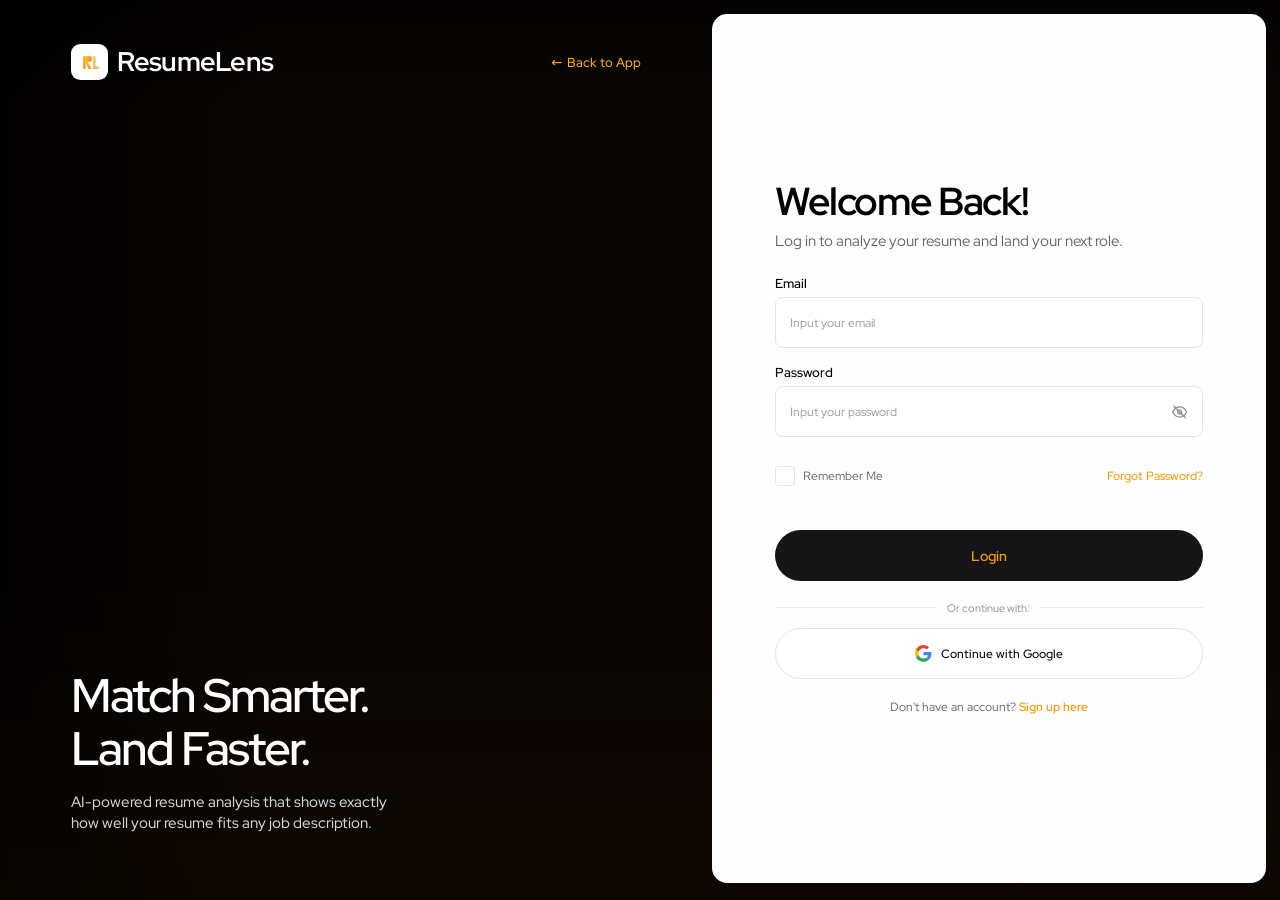
<file: index.html>
<!DOCTYPE html>
<html lang="en">
<head>
<meta charset="UTF-8">
<meta name="viewport" content="width=device-width, initial-scale=1.0">
<title>ResumeLens — Log In</title>
<link rel="preconnect" href="https://fonts.googleapis.com">
<link rel="preconnect" href="https://fonts.gstatic.com" crossorigin>
<link href="https://fonts.googleapis.com/css2?family=Red+Hat+Display:wght@300..900&display=swap" rel="stylesheet">
<link rel="stylesheet" href="shared.css">
<style>
html, body { height: 100%; overflow: hidden; }
body { display: flex; align-items: stretch; height: 100dvh; width: 100vw; }
</style>
</head>
<body>

<div class="auth-bg-plate" role="img" aria-label="Looking up between golden glass skyscrapers at sunset"></div>
<video id="bg-video" class="auth-bg-video"
  src="https://d2ol7oe51mr4n9.cloudfront.net/user_38xzZboKViGWJOttwIXH07lWA1P/197f7e27-faac-4bdc-916c-615ac962bf86.mp4"
  autoplay muted loop playsinline aria-hidden="true"></video>
<div class="auth-shade-left"  aria-hidden="true"></div>
<div class="auth-shade-top"   aria-hidden="true"></div>
<div class="auth-shade-bottom"aria-hidden="true"></div>

<div class="auth-page">

  <!-- ── Hero (left) ── -->
  <section class="auth-hero" aria-label="ResumeLens hero">
    <div class="auth-top-bar">
      <a href="index.html" class="logo" aria-label="ResumeLens home">
        <span class="logo-tile" aria-hidden="true"><svg viewBox="0 0 32 32" fill="none" xmlns="http://www.w3.org/2000/svg" aria-hidden="true">
  <defs>
    <linearGradient id="gLOGIN" x1="0" y1="0" x2="1" y2="1">
      <stop offset="0%" stop-color="#FFC233"/>
      <stop offset="100%" stop-color="#F58A07"/>
    </linearGradient>
  </defs>
  <!-- R: vertical bar + top bump + diagonal leg -->
  <rect x="7" y="7" width="3.5" height="18" rx="1.2" fill="url(#gLOGIN)"/>
  <path d="M10.5 7h5a4 4 0 0 1 0 8h-5V7z" fill="url(#gLOGIN)"/>
  <path d="M13.5 15l5.5 10h-4l-5-10z" fill="url(#gLOGIN)"/>
  <!-- L: vertical bar + bottom shelf -->
  <rect x="21" y="7" width="3.5" height="18" rx="1.2" fill="url(#gLOGIN)" opacity=".72"/>
  <rect x="21" y="21.5" width="8" height="3.5" rx="1.2" fill="url(#gLOGIN)" opacity=".72"/>
</svg></span>
        <span class="logo-wordmark">ResumeLens</span>
      </a>
      <a href="dashboard.html" class="back-link">Back to App</a>
    </div>
    <div class="auth-pitch">
      <h1 class="auth-headline">
        <span class="auth-headline-line"><span class="auth-headline-line-inner">Match Smarter.</span></span>
        <span class="auth-headline-line"><span class="auth-headline-line-inner">Land Faster.</span></span>
      </h1>
      <p class="auth-subline">
        AI-powered resume analysis that shows exactly<br>
        how well your resume fits any job description.
      </p>
    </div>
  </section>

  <!-- ── Card (right) ── -->
  <aside class="auth-card-panel" aria-label="Log-in panel">
    <div class="auth-card">
      <div class="auth-form-wrap">

        <h2 class="card-heading">Welcome Back!</h2>
        <p class="card-sub">Log in to analyze your resume and land your next role.</p>

        <!-- Global error banner -->
        <div id="login-error" style="display:none;margin-top:16px;padding:12px 16px;background:rgba(239,68,68,.08);border:1px solid rgba(239,68,68,.2);border-radius:10px;font-size:14px;color:#991B1B;" role="alert"></div>

        <form class="field-group" id="login-form" novalidate>

          <div class="field">
            <label for="email">Email</label>
            <div class="field-input-wrap">
              <input id="email" type="email" name="email"
                placeholder="Input your email" autocomplete="email" required aria-required="true">
            </div>
            <span class="field-error" id="email-err">Please enter a valid email address.</span>
          </div>

          <div class="field">
            <label for="password">Password</label>
            <div class="field-input-wrap">
              <input id="password" type="password" name="password"
                placeholder="Input your password" autocomplete="current-password"
                required aria-required="true" class="has-eye">
              <button type="button" class="eye-btn" id="eye-toggle"
                aria-label="Show password" aria-pressed="false">
                <svg id="eye-icon" viewBox="0 0 24 24" fill="none" stroke="currentColor"
                  stroke-width="2" stroke-linecap="round" stroke-linejoin="round" aria-hidden="true">
                  <path class="eye-open" d="M1 12s4-8 11-8 11 8 11 8-4 8-11 8-11-8-11-8z"/>
                  <circle class="eye-open" cx="12" cy="12" r="3"/>
                  <line class="eye-slash" x1="3" y1="3" x2="21" y2="21"/>
                </svg>
              </button>
            </div>
            <span class="field-error" id="pw-err">Please enter your password.</span>
          </div>

          <div class="options-row">
            <label class="remember">
              <input type="checkbox" id="remember-me" name="remember">
              <span class="remember-label">Remember Me</span>
            </label>
            <a href="#" class="forgot-link" id="forgot-link">Forgot Password?</a>
          </div>

          <button type="submit" class="primary-btn" id="login-btn" style="margin-top:calc(var(--u)*38)">
            <span id="login-btn-label">Login</span>
            <span id="login-spinner" class="spinner" style="display:none"></span>
          </button>

        </form>

        <div class="divider">Or continue with:</div>

        <button type="button" class="google-btn" id="google-btn" aria-label="Continue with Google">
          <svg viewBox="0 0 48 48" xmlns="http://www.w3.org/2000/svg" aria-hidden="true">
            <path fill="#EA4335" d="M24 9.5c3.54 0 6.71 1.22 9.21 3.6l6.85-6.85C35.9 2.38 30.47 0 24 0 14.62 0 6.51 5.38 2.56 13.22l7.98 6.19C12.43 13.72 17.74 9.5 24 9.5z"/>
            <path fill="#4285F4" d="M46.98 24.55c0-1.57-.15-3.09-.38-4.55H24v9.02h12.94c-.58 2.96-2.26 5.48-4.78 7.18l7.73 6c4.51-4.18 7.09-10.36 7.09-17.65z"/>
            <path fill="#FBBC05" d="M10.53 28.59c-.48-1.45-.76-2.99-.76-4.59s.27-3.14.76-4.59l-7.98-6.19C.92 16.46 0 20.12 0 24c0 3.88.92 7.54 2.56 10.78l7.97-6.19z"/>
            <path fill="#34A853" d="M24 48c6.48 0 11.93-2.13 15.89-5.81l-7.73-6c-2.18 1.48-4.97 2.31-8.16 2.31-6.26 0-11.57-4.22-13.47-9.91l-7.98 6.19C6.51 42.62 14.62 48 24 48z"/>
          </svg>
          Continue with Google
        </button>

        <p class="card-footer">Don't have an account? <a href="signup.html">Sign up here</a></p>

      </div>
    </div>
  </aside>
</div>

<script src="shared.js"></script>
<script>
  // Redirect if already logged in
  Auth.requireGuest();

  initAuthVideo('bg-video');
  initEyeToggle('eye-toggle', 'password');

  const form      = document.getElementById('login-form');
  const emailIn   = document.getElementById('email');
  const pwIn      = document.getElementById('password');
  const errBanner = document.getElementById('login-error');
  const loginBtn  = document.getElementById('login-btn');
  const btnLabel  = document.getElementById('login-btn-label');
  const spinner   = document.getElementById('login-spinner');

  function showErr(msg) {
    errBanner.textContent = msg;
    errBanner.style.display = 'block';
  }
  function hideErr() { errBanner.style.display = 'none'; }

  function setLoading(on) {
    loginBtn.disabled = on;
    btnLabel.style.display = on ? 'none' : '';
    spinner.style.display  = on ? '' : 'none';
  }

  function validateEmail(v) { return /^[^\s@]+@[^\s@]+\.[^\s@]+$/.test(v.trim()); }

  form.addEventListener('submit', async e => {
    e.preventDefault();
    hideErr();
    let valid = true;

    if (!validateEmail(emailIn.value)) {
      document.getElementById('email-err').classList.add('visible');
      emailIn.classList.add('error');
      valid = false;
    } else {
      document.getElementById('email-err').classList.remove('visible');
      emailIn.classList.remove('error');
    }

    if (!pwIn.value) {
      document.getElementById('pw-err').classList.add('visible');
      pwIn.classList.add('error');
      valid = false;
    } else {
      document.getElementById('pw-err').classList.remove('visible');
      pwIn.classList.remove('error');
    }

    if (!valid) return;
    setLoading(true);

    // Small delay for UX feel
    await new Promise(r => setTimeout(r, 600));

    const result = Auth.login({
      email: emailIn.value.trim(),
      password: pwIn.value,
      remember: document.getElementById('remember-me').checked
    });

    if (result.ok) {
      window.location.href = 'dashboard.html';
    } else {
      setLoading(false);
      showErr(result.error);
    }
  });

  // Google btn: demo sign-in with a demo account
  document.getElementById('google-btn').addEventListener('click', () => {
    showToast('Google Sign-In requires OAuth configuration. Use email/password for this demo.', 'warn', 4000);
  });

  document.getElementById('forgot-link').addEventListener('click', e => {
    e.preventDefault();
    showToast('Password reset: check the email you registered with, or create a new account.', '', 4500);
  });
</script>
</body>
</html>
</file>
<file: shared.css>
/* ═══════════════════════════════════════════════════════════
   CUTORA — Shared Design System
   Used by every page in the application.
   ═══════════════════════════════════════════════════════════ */

/* ─── Reset ─────────────────────────────────────────────── */
*, *::before, *::after { box-sizing: border-box; margin: 0; padding: 0; }
html { height: 100%; }
body {
  font-family: 'Red Hat Display', 'General Sans', system-ui, sans-serif;
  min-height: 100%;
  background: #0a0604;
  color: #000;
}

/* ─── Scale unit (auth pages) ────────────────────────────── */
:root {
  --u: max(.62px, min(calc(100vw / 1672), calc(100dvh / 941)));

  /* Colour tokens */
  --ink:        #000;
  --secondary:  #5F636B;
  --muted:      #898D94;
  --placeholder:#95999F;
  --line1:      #E2E4E7;
  --line2:      #E9EAEC;
  --card:       #FEFEFE;
  --btn:        #161515;
  --amber:      #F59A08;
  --amber-lt:   #FBAE05;
  --amber-dark: #D4850A;
  --amber-bg:   rgba(245,154,8,.08);
  --amber-grad: linear-gradient(135deg, #FFC233, #F58A07);

  /* Dashboard surface tokens */
  --bg:         #0C0A08;
  --surface:    #FEFEFE;
  --surface-2:  #F9F9F7;
  --border:     #E2E4E7;
  --success:    #22C55E;
  --warn:       #F59E0B;
  --danger:     #EF4444;
  --info:       #3B82F6;

  /* Sidebar */
  --sidebar-w:  260px;
  --topbar-h:   64px;
}

/* ─── Background plate (auth pages) ─────────────────────── */
.auth-bg-plate {
  position: fixed; inset: 0;
  background:
    url('https://d2ol7oe51mr4n9.cloudfront.net/user_38xzZboKViGWJOttwIXH07lWA1P/e781b542-a83d-4cf2-a66a-44085485865d.jpg')
    center center / cover no-repeat;
  z-index: 0;
}
.auth-bg-video {
  position: fixed; inset: 0;
  width: 100%; height: 100%;
  object-fit: cover; object-position: center;
  z-index: 1; opacity: 0; transition: opacity .8s ease;
}
.auth-bg-video.ready { opacity: 1; }
.auth-shade-left {
  position: fixed; inset: 0; z-index: 2; pointer-events: none;
  background: linear-gradient(to right, rgba(0,0,0,.72) 0, rgba(0,0,0,.45) calc(var(--u)*150), transparent calc(var(--u)*340));
}
.auth-shade-top {
  position: fixed; inset: 0; z-index: 2; pointer-events: none;
  background: linear-gradient(to bottom, rgba(0,0,0,.55) 0, transparent calc(var(--u)*140));
}
.auth-shade-bottom {
  position: fixed; inset: 0; z-index: 2; pointer-events: none;
  background: linear-gradient(to top, rgba(20,10,0,.38) 0, transparent calc(var(--u)*420));
}

/* ─── Auth two-column layout ─────────────────────────────── */
.auth-page {
  position: relative; z-index: 3;
  display: flex; flex-direction: row;
  width: 100%; height: 100dvh; align-items: stretch;
}
.auth-hero {
  flex: 1; position: relative;
  display: flex; flex-direction: column;
  justify-content: space-between; min-width: 0;
}
.auth-top-bar {
  position: absolute;
  top: calc(var(--u)*57); left: calc(var(--u)*92.5); right: calc(var(--u)*92.5);
  display: flex; align-items: center; justify-content: space-between;
}
.auth-pitch {
  position: absolute;
  bottom: calc(var(--u)*88); left: calc(var(--u)*92.5); right: calc(var(--u)*60);
}
.auth-headline {
  color: #fff; font-size: calc(var(--u)*62); font-weight: 600;
  line-height: calc(var(--u)*70); letter-spacing: calc(var(--u)*-2.6);
}
.auth-headline-line { display: block; overflow: hidden; }
.auth-headline-line-inner { display: block; }
.auth-subline {
  color: rgba(255,255,255,.84); font-size: calc(var(--u)*20); font-weight: 460;
  line-height: calc(var(--u)*27.5); margin-top: calc(var(--u)*19);
}
.auth-card-panel {
  width: calc(var(--u)*742.4); flex-shrink: 0;
  padding-top: calc(var(--u)*18); padding-right: calc(var(--u)*18); padding-bottom: calc(var(--u)*22.5);
}
.auth-card {
  background: var(--card); border-radius: calc(var(--u)*20);
  height: 100%; display: flex; align-items: center; justify-content: center;
  overflow: hidden auto;
}
.auth-form-wrap { width: calc(var(--u)*559); padding: calc(var(--u)*20) 0; }

/* ─── Logo (shared) ──────────────────────────────────────── */
.logo {
  display: flex; align-items: center; gap: calc(var(--u)*13); text-decoration: none;
}
.logo-tile {
  width: calc(var(--u)*48); height: calc(var(--u)*48);
  border-radius: calc(var(--u)*12); background: #fff;
  display: flex; align-items: center; justify-content: center; flex-shrink: 0;
}
.logo-tile svg { width: calc(var(--u)*30); height: calc(var(--u)*30); }
.logo-wordmark {
  color: #fff; font-size: calc(var(--u)*35.5); font-weight: 680;
  letter-spacing: calc(var(--u)*-0.95); line-height: 1;
}
.logo-wordmark.dark { color: var(--ink); }

/* Smaller logo variant for sidebar / topbar */
.logo-sm { gap: 10px; }
.logo-sm .logo-tile { width: 36px; height: 36px; border-radius: 9px; }
.logo-sm .logo-tile svg { width: 22px; height: 22px; }
.logo-sm .logo-wordmark { font-size: 22px; letter-spacing: -.6px; }

.back-link {
  color: var(--amber-lt); font-size: calc(var(--u)*17.4); font-weight: 520;
  text-decoration: none; display: flex; align-items: center; gap: calc(var(--u)*6);
  transition: opacity .2s;
}
.back-link:hover { opacity: .78; }
.back-link::before { content: '←'; }

/* ─── Form primitives (shared across auth pages) ─────────── */
.card-heading { font-size: calc(var(--u)*50.6); font-weight: 660; letter-spacing: calc(var(--u)*-1.9); color: var(--ink); line-height: 1.05; }
.card-sub { font-size: calc(var(--u)*19); color: var(--secondary); margin-top: calc(var(--u)*10); line-height: 1.45; font-weight: 400; }

.field-group { margin-top: calc(var(--u)*30); display: flex; flex-direction: column; gap: calc(var(--u)*20); }
.field { display: flex; flex-direction: column; gap: calc(var(--u)*7); }
.field label { font-size: calc(var(--u)*17.4); font-weight: 560; color: var(--ink); }
.field-input-wrap { position: relative; }

.field input[type="text"],
.field input[type="email"],
.field input[type="password"] {
  width: 100%; height: calc(var(--u)*66);
  border-radius: calc(var(--u)*10); border: calc(var(--u)*1) solid var(--line1);
  background: #fff; font-family: inherit; font-size: calc(var(--u)*16);
  color: var(--ink); padding: 0 calc(var(--u)*18); outline: none;
  transition: border-color .2s; -webkit-appearance: none;
}
.field input::placeholder { color: var(--placeholder); }
.field input:focus { border-color: var(--amber); box-shadow: 0 0 0 calc(var(--u)*3) rgba(245,154,8,.12); }
.field input.has-eye { padding-right: calc(var(--u)*52); }
.field input.error { border-color: var(--danger); box-shadow: 0 0 0 calc(var(--u)*3) rgba(239,68,68,.1); }

.field-error {
  font-size: calc(var(--u)*13.5); color: var(--danger); margin-top: calc(var(--u)*4);
  display: none;
}
.field-error.visible { display: block; }

.eye-btn {
  position: absolute; right: calc(var(--u)*16); top: 50%; transform: translateY(-50%);
  background: none; border: none; cursor: pointer; padding: calc(var(--u)*4);
  color: var(--muted); display: flex; align-items: center; justify-content: center; transition: color .2s;
}
.eye-btn:hover { color: var(--ink); }
.eye-btn svg { width: calc(var(--u)*20); height: calc(var(--u)*20); }

.options-row { display: flex; align-items: center; justify-content: space-between; margin-top: calc(var(--u)*18); }

.remember { display: flex; align-items: center; gap: calc(var(--u)*10); cursor: pointer; user-select: none; }
.remember input[type="checkbox"] {
  appearance: none; -webkit-appearance: none;
  width: calc(var(--u)*26); height: calc(var(--u)*26);
  border: calc(var(--u)*1.5) solid var(--line1); border-radius: calc(var(--u)*5);
  background: #fff; cursor: pointer; display: grid; place-items: center; flex-shrink: 0;
  transition: background .18s, border-color .18s;
}
.remember input[type="checkbox"]:checked { background: var(--ink); border-color: var(--ink); }
.remember input[type="checkbox"]:checked::after {
  content: ''; display: block; width: calc(var(--u)*13); height: calc(var(--u)*8);
  border-left: calc(var(--u)*2.5) solid #fff; border-bottom: calc(var(--u)*2.5) solid #fff;
  transform: translateY(calc(var(--u)*-1)) rotate(-45deg);
}
.remember-label { font-size: calc(var(--u)*16); color: var(--secondary); }

.forgot-link { font-size: calc(var(--u)*16); color: var(--amber); font-weight: 520; text-decoration: none; transition: opacity .2s; }
.forgot-link:hover { opacity: .75; }

.primary-btn {
  width: 100%; height: calc(var(--u)*66); border-radius: 999px;
  background: var(--btn); border: none; cursor: pointer;
  font-family: inherit; font-size: calc(var(--u)*18); font-weight: 600;
  color: var(--amber); letter-spacing: .01em;
  transition: background .22s, box-shadow .22s, opacity .2s;
  display: flex; align-items: center; justify-content: center; gap: 10px;
}
.primary-btn:hover:not(:disabled) { background: #000; box-shadow: 0 calc(var(--u)*8) calc(var(--u)*28) rgba(0,0,0,.32); }
.primary-btn:disabled { opacity: .55; cursor: not-allowed; }

.divider {
  display: flex; align-items: center; gap: calc(var(--u)*14);
  margin-top: calc(var(--u)*26); color: var(--muted); font-size: calc(var(--u)*14.5);
}
.divider::before, .divider::after { content: ''; flex: 1; height: 1px; background: var(--line2); }

.google-btn {
  margin-top: calc(var(--u)*18); width: 100%; height: calc(var(--u)*66);
  border-radius: 999px; background: #fff; border: calc(var(--u)*1) solid var(--line1);
  cursor: pointer; font-family: inherit; font-size: calc(var(--u)*16); font-weight: 520; color: var(--ink);
  display: flex; align-items: center; justify-content: center; gap: calc(var(--u)*12);
  transition: background .2s, box-shadow .2s;
}
.google-btn:hover { background: #f8f8f8; box-shadow: 0 calc(var(--u)*3) calc(var(--u)*12) rgba(0,0,0,.08); }
.google-btn svg { width: calc(var(--u)*22); height: calc(var(--u)*22); flex-shrink: 0; }

.card-footer { margin-top: calc(var(--u)*26); text-align: center; font-size: calc(var(--u)*15.5); color: var(--secondary); }
.card-footer a { color: var(--amber); font-weight: 600; text-decoration: none; }
.card-footer a:hover { text-decoration: underline; }

/* ─── Toast / alert banner ───────────────────────────────── */
.toast {
  position: fixed; top: 24px; left: 50%; transform: translateX(-50%) translateY(-8px);
  background: var(--btn); color: #fff;
  padding: 12px 24px; border-radius: 99px;
  font-size: 14px; font-weight: 500;
  box-shadow: 0 4px 20px rgba(0,0,0,.3);
  z-index: 9999; opacity: 0;
  transition: opacity .25s, transform .25s;
  pointer-events: none;
  white-space: nowrap;
}
.toast.show { opacity: 1; transform: translateX(-50%) translateY(0); }
.toast.success { background: #166534; }
.toast.error   { background: #991B1B; }
.toast.warn    { background: #92400E; }

/* ─── Auth entrance animations ───────────────────────────── */
.logo        { animation: fadeUp .5s ease both; animation-delay: .05s; }
.back-link   { animation: fadeUp .5s ease both; animation-delay: .12s; }
.auth-card   { animation: cardIn .7s cubic-bezier(.22,.84,.36,1) both; animation-delay: .08s; }
.auth-headline-line:nth-child(1) .auth-headline-line-inner { animation: wipeUp .55s cubic-bezier(.4,0,.2,1) both; animation-delay: .28s; }
.auth-headline-line:nth-child(2) .auth-headline-line-inner { animation: wipeUp .55s cubic-bezier(.4,0,.2,1) both; animation-delay: .38s; }
.auth-subline { animation: fadeUp .5s  ease both; animation-delay: .52s; }
.card-heading { animation: fadeUp .45s ease both; animation-delay: .18s; }
.card-sub     { animation: fadeUp .45s ease both; animation-delay: .24s; }
.field-group  { animation: fadeUp .45s ease both; animation-delay: .32s; }
.options-row  { animation: fadeUp .4s  ease both; animation-delay: .40s; }
.primary-btn  { animation: fadeUp .4s  ease both; animation-delay: .48s; }
.divider      { animation: fadeUp .38s ease both; animation-delay: .56s; }
.google-btn   { animation: fadeUp .38s ease both; animation-delay: .62s; }
.card-footer  { animation: fadeUp .36s ease both; animation-delay: .68s; }

@keyframes fadeUp {
  from { opacity: 0; transform: translateY(calc(var(--u)*18)); }
  to   { opacity: 1; transform: none; }
}
@keyframes wipeUp {
  from { transform: translateY(110%); }
  to   { transform: none; }
}
@keyframes cardIn {
  from { opacity: 0; transform: translateY(calc(var(--u)*22)) scale(.99); }
  to   { opacity: 1; transform: none; }
}

/* ─── Dashboard layout ───────────────────────────────────── */
body.app-body {
  display: flex; min-height: 100vh;
  background: #F4F4F2; overflow: hidden;
}

/* Sidebar */
.sidebar {
  width: var(--sidebar-w); flex-shrink: 0;
  background: var(--btn); color: #fff;
  display: flex; flex-direction: column;
  height: 100vh; position: sticky; top: 0;
  overflow: hidden;
  transition: width .3s cubic-bezier(.4,0,.2,1);
}
.sidebar-header {
  padding: 20px 18px 16px;
  border-bottom: 1px solid rgba(255,255,255,.08);
}
.sidebar-nav {
  flex: 1; padding: 12px 10px; overflow-y: auto;
  display: flex; flex-direction: column; gap: 2px;
}
.nav-item {
  display: flex; align-items: center; gap: 12px;
  padding: 11px 14px; border-radius: 10px;
  color: rgba(255,255,255,.65); font-size: 14.5px; font-weight: 500;
  text-decoration: none; cursor: pointer; border: none; background: none;
  width: 100%; text-align: left;
  transition: background .18s, color .18s;
}
.nav-item svg { width: 18px; height: 18px; flex-shrink: 0; }
.nav-item:hover { background: rgba(255,255,255,.07); color: rgba(255,255,255,.9); }
.nav-item.active { background: var(--amber); color: #000; font-weight: 600; }
.nav-item.active svg { color: #000; }
.nav-section {
  font-size: 10.5px; font-weight: 700; letter-spacing: .08em; text-transform: uppercase;
  color: rgba(255,255,255,.3); padding: 14px 14px 6px; margin-top: 6px;
}
.sidebar-footer {
  padding: 14px 10px;
  border-top: 1px solid rgba(255,255,255,.08);
}

/* App main content */
.app-main {
  flex: 1; min-width: 0;
  display: flex; flex-direction: column;
  height: 100vh; overflow: hidden;
}

/* Top bar */
.app-topbar {
  height: var(--topbar-h); flex-shrink: 0;
  background: #fff;
  border-bottom: 1px solid var(--border);
  display: flex; align-items: center; justify-content: space-between;
  padding: 0 28px;
  gap: 16px;
}
.topbar-title { font-size: 18px; font-weight: 660; letter-spacing: -.4px; color: var(--ink); }
.topbar-right { display: flex; align-items: center; gap: 12px; }

.avatar-btn {
  width: 38px; height: 38px; border-radius: 50%;
  background: var(--amber); color: #000;
  border: none; cursor: pointer; font-family: inherit;
  font-size: 15px; font-weight: 700;
  display: flex; align-items: center; justify-content: center;
  flex-shrink: 0;
  transition: box-shadow .2s;
}
.avatar-btn:hover { box-shadow: 0 0 0 3px rgba(245,154,8,.3); }

/* Scrollable content area */
.app-content {
  flex: 1; overflow-y: auto; overflow-x: hidden;
  padding: 28px;
  display: flex; flex-direction: column; gap: 24px;
}

/* ─── App cards ──────────────────────────────────────────── */
.app-card {
  background: #fff; border-radius: 16px;
  border: 1px solid var(--border);
  padding: 24px;
}
.app-card-sm { padding: 18px 20px; }

.app-card-title { font-size: 16px; font-weight: 660; color: var(--ink); letter-spacing: -.3px; }
.app-card-sub   { font-size: 13.5px; color: var(--secondary); margin-top: 4px; }

/* ─── App buttons ────────────────────────────────────────── */
.btn {
  display: inline-flex; align-items: center; justify-content: center; gap: 8px;
  padding: 0 20px; height: 44px; border-radius: 99px;
  font-family: inherit; font-size: 14.5px; font-weight: 580; cursor: pointer;
  border: none; text-decoration: none;
  transition: background .2s, box-shadow .2s, opacity .2s;
}
.btn:disabled { opacity: .5; cursor: not-allowed; }
.btn svg { width: 16px; height: 16px; flex-shrink: 0; }

.btn-primary { background: var(--btn); color: var(--amber); }
.btn-primary:hover:not(:disabled) { background: #000; box-shadow: 0 4px 16px rgba(0,0,0,.22); }

.btn-amber { background: var(--amber); color: #000; font-weight: 640; }
.btn-amber:hover:not(:disabled) { background: var(--amber-dark); box-shadow: 0 4px 16px rgba(245,154,8,.28); }

.btn-outline { background: transparent; color: var(--ink); border: 1.5px solid var(--border); }
.btn-outline:hover:not(:disabled) { background: var(--surface-2); border-color: #ccc; }

.btn-ghost { background: transparent; color: var(--secondary); }
.btn-ghost:hover:not(:disabled) { background: var(--surface-2); color: var(--ink); }

.btn-danger { background: transparent; color: var(--danger); border: 1.5px solid #fca5a5; }
.btn-danger:hover:not(:disabled) { background: #fef2f2; }

.btn-lg { height: 52px; font-size: 16px; padding: 0 28px; }
.btn-sm { height: 34px; font-size: 13px; padding: 0 14px; }
.btn-full { width: 100%; }

/* ─── Spinner ────────────────────────────────────────────── */
.spinner {
  width: 18px; height: 18px;
  border: 2.5px solid rgba(255,255,255,.3);
  border-top-color: currentColor;
  border-radius: 50%;
  animation: spin .7s linear infinite;
  flex-shrink: 0;
}
.spinner.dark { border-color: rgba(0,0,0,.15); border-top-color: var(--ink); }
@keyframes spin { to { transform: rotate(360deg); } }

/* ─── Badge / chip ───────────────────────────────────────── */
.badge {
  display: inline-flex; align-items: center; gap: 5px;
  padding: 4px 11px; border-radius: 99px;
  font-size: 12.5px; font-weight: 560; line-height: 1;
}
.badge-amber  { background: var(--amber-bg); color: var(--amber-dark); border: 1px solid rgba(245,154,8,.2); }
.badge-green  { background: rgba(34,197,94,.08); color: #166534; border: 1px solid rgba(34,197,94,.2); }
.badge-red    { background: rgba(239,68,68,.08); color: #991B1B; border: 1px solid rgba(239,68,68,.2); }
.badge-blue   { background: rgba(59,130,246,.08); color: #1E40AF; border: 1px solid rgba(59,130,246,.2); }
.badge-gray   { background: rgba(0,0,0,.05); color: var(--secondary); border: 1px solid var(--border); }

/* ─── Progress ring (SVG) ────────────────────────────────── */
.progress-ring-wrap { position: relative; display: inline-flex; align-items: center; justify-content: center; }
.progress-ring-wrap .ring-label {
  position: absolute; text-align: center;
}
.ring-label .score-num { font-size: 42px; font-weight: 780; letter-spacing: -1.5px; line-height: 1; color: var(--ink); }
.ring-label .score-pct { font-size: 18px; font-weight: 500; color: var(--secondary); }

/* ─── App form inputs ────────────────────────────────────── */
.app-input {
  width: 100%; height: 48px;
  border: 1.5px solid var(--border); border-radius: 10px;
  background: #fff; font-family: inherit; font-size: 15px; color: var(--ink);
  padding: 0 16px; outline: none;
  transition: border-color .2s;
}
.app-input::placeholder { color: var(--placeholder); }
.app-input:focus { border-color: var(--amber); box-shadow: 0 0 0 3px rgba(245,154,8,.1); }
.app-input.error { border-color: var(--danger); }

.app-label {
  display: block; font-size: 14px; font-weight: 560; color: var(--ink); margin-bottom: 7px;
}

.app-textarea {
  width: 100%; min-height: 180px;
  border: 1.5px solid var(--border); border-radius: 10px;
  background: #fff; font-family: inherit; font-size: 14.5px; color: var(--ink);
  padding: 14px 16px; outline: none; resize: vertical;
  transition: border-color .2s; line-height: 1.6;
}
.app-textarea::placeholder { color: var(--placeholder); }
.app-textarea:focus { border-color: var(--amber); box-shadow: 0 0 0 3px rgba(245,154,8,.1); }
.app-textarea.error { border-color: var(--danger); }

/* ─── File drop zone ─────────────────────────────────────── */
.drop-zone {
  border: 2px dashed var(--border); border-radius: 14px;
  background: var(--surface-2); padding: 36px 24px;
  text-align: center; cursor: pointer;
  transition: border-color .2s, background .2s;
  position: relative;
}
.drop-zone:hover, .drop-zone.drag-over {
  border-color: var(--amber); background: var(--amber-bg);
}
.drop-zone input[type="file"] {
  position: absolute; inset: 0; opacity: 0; cursor: pointer; width: 100%; height: 100%;
}
.drop-zone-icon { font-size: 36px; margin-bottom: 10px; }
.drop-zone-text { font-size: 15px; font-weight: 560; color: var(--ink); }
.drop-zone-hint { font-size: 13px; color: var(--muted); margin-top: 5px; }

/* ─── Score bar ──────────────────────────────────────────── */
.score-bar-track {
  height: 8px; background: var(--line2); border-radius: 99px; overflow: hidden;
}
.score-bar-fill {
  height: 100%; border-radius: 99px;
  background: linear-gradient(90deg, var(--amber) 0%, #FFC233 100%);
  transition: width 1s cubic-bezier(.4,0,.2,1);
}

/* ─── Stat card ──────────────────────────────────────────── */
.stat-card {
  background: #fff; border-radius: 14px; border: 1px solid var(--border);
  padding: 20px 22px; display: flex; flex-direction: column; gap: 6px;
}
.stat-label { font-size: 12.5px; font-weight: 560; color: var(--muted); text-transform: uppercase; letter-spacing: .07em; }
.stat-value { font-size: 30px; font-weight: 760; color: var(--ink); letter-spacing: -1px; line-height: 1; }
.stat-sub   { font-size: 13px; color: var(--secondary); }
.stat-icon  { font-size: 22px; margin-bottom: 4px; }

/* ─── Section headings (app) ─────────────────────────────── */
.section-title { font-size: 20px; font-weight: 660; color: var(--ink); letter-spacing: -.4px; }
.section-sub   { font-size: 14px; color: var(--secondary); margin-top: 4px; }

/* ─── Table ──────────────────────────────────────────────── */
.app-table { width: 100%; border-collapse: collapse; }
.app-table th {
  text-align: left; font-size: 12px; font-weight: 640; color: var(--muted);
  text-transform: uppercase; letter-spacing: .06em;
  padding: 0 12px 10px; border-bottom: 1px solid var(--border);
}
.app-table td {
  padding: 14px 12px; font-size: 14px; color: var(--ink);
  border-bottom: 1px solid var(--surface-2);
  vertical-align: middle;
}
.app-table tr:last-child td { border-bottom: none; }
.app-table tr:hover td { background: var(--surface-2); }

/* ─── Empty state ────────────────────────────────────────── */
.empty-state {
  display: flex; flex-direction: column; align-items: center; justify-content: center;
  padding: 60px 24px; text-align: center; gap: 14px;
}
.empty-state-icon { font-size: 48px; opacity: .4; }
.empty-state-title { font-size: 17px; font-weight: 640; color: var(--ink); }
.empty-state-text  { font-size: 14px; color: var(--secondary); max-width: 320px; line-height: 1.55; }

/* ─── ATS check item ─────────────────────────────────────── */
.ats-item {
  display: flex; align-items: flex-start; gap: 12px;
  padding: 12px 0; border-bottom: 1px solid var(--surface-2);
}
.ats-item:last-child { border-bottom: none; }
.ats-icon { width: 22px; height: 22px; border-radius: 50%; flex-shrink: 0; margin-top: 1px;
  display: flex; align-items: center; justify-content: center; font-size: 12px; }
.ats-icon.pass { background: rgba(34,197,94,.15); color: #16a34a; }
.ats-icon.fail { background: rgba(239,68,68,.12); color: #dc2626; }
.ats-icon.warn { background: rgba(245,158,11,.12); color: #d97706; }
.ats-text strong { font-size: 14px; font-weight: 580; color: var(--ink); display: block; }
.ats-text span   { font-size: 13px; color: var(--secondary); line-height: 1.5; }

/* ─── Suggestion item ────────────────────────────────────── */
.suggestion-item {
  display: flex; gap: 14px; padding: 14px 0;
  border-bottom: 1px solid var(--surface-2);
}
.suggestion-item:last-child { border-bottom: none; }
.suggestion-num {
  width: 26px; height: 26px; border-radius: 50%; background: var(--amber-bg);
  color: var(--amber-dark); font-size: 12px; font-weight: 700;
  display: flex; align-items: center; justify-content: center; flex-shrink: 0; margin-top: 1px;
}
.suggestion-text { font-size: 14px; color: var(--secondary); line-height: 1.6; }
.suggestion-text strong { color: var(--ink); font-weight: 580; }

/* ─── Responsive (auth pages) ───────────────────────────── */
@media (prefers-reduced-motion: reduce) {
  *, *::before, *::after { animation: none !important; transition-duration: .01ms !important; }
  .auth-bg-video { display: none; }
}

@media (max-width: 768px) and (orientation: portrait), (max-width: 480px) {
  :root { --u: max(.62px, min(calc(100vw / 390), calc(100dvh / 844))); }
  body:not(.app-body) { overflow: auto; }
  .auth-shade-left, .auth-shade-top { display: none; }
  .auth-shade-bottom { background: linear-gradient(to top, rgba(0,0,0,.65) 0, transparent calc(var(--u)*300)); }
  .auth-page { flex-direction: column; height: auto; min-height: 100dvh; }
  .auth-hero { min-height: calc(var(--u)*380); height: calc(var(--u)*380); flex-shrink: 0; }
  .auth-top-bar { top: calc(var(--u)*40); left: calc(var(--u)*24); right: calc(var(--u)*24); }
  .auth-pitch { bottom: calc(var(--u)*40); left: calc(var(--u)*24); right: calc(var(--u)*24); }
  .auth-headline { font-size: calc(var(--u)*36); line-height: calc(var(--u)*42); letter-spacing: calc(var(--u)*-1.4); }
  .auth-subline { display: none; }
  .auth-card-panel { width: 100%; padding: 0; flex: 1; }
  .auth-card { border-radius: calc(var(--u)*24) calc(var(--u)*24) 0 0; min-height: calc(var(--u)*520); }
  .auth-form-wrap { width: 90%; padding: calc(var(--u)*32) 0 calc(var(--u)*40); }
  .card-heading { font-size: calc(var(--u)*32); letter-spacing: calc(var(--u)*-1.2); }
}

@media (max-height: 500px) and (orientation: landscape) {
  :root { --u: max(.62px, min(calc(100vw / 700), calc(100dvh / 390))); }
  body:not(.app-body) { overflow: hidden; }
  .auth-page { flex-direction: row; height: 100dvh; }
  .auth-hero { flex: 1; }
  .auth-top-bar { top: calc(var(--u)*20); left: calc(var(--u)*28); right: calc(var(--u)*28); }
  .auth-pitch { bottom: calc(var(--u)*28); left: calc(var(--u)*28); right: calc(var(--u)*20); }
  .auth-headline { font-size: calc(var(--u)*26); line-height: calc(var(--u)*32); letter-spacing: calc(var(--u)*-1); }
  .auth-subline { display: none; }
  .auth-card-panel { width: calc(var(--u)*380); padding: calc(var(--u)*10); }
  .auth-card { border-radius: calc(var(--u)*14); }
  .card-heading { font-size: calc(var(--u)*26); letter-spacing: calc(var(--u)*-1); }
  .card-sub, .divider, .google-btn, .card-footer { display: none; }
  .field-group { gap: calc(var(--u)*12); margin-top: calc(var(--u)*14); }
  .field input { height: calc(var(--u)*46); }
  .primary-btn { height: calc(var(--u)*46); margin-top: calc(var(--u)*16); }
  .options-row { margin-top: calc(var(--u)*10); }
  .auth-form-wrap { padding: calc(var(--u)*12) 0; }
}

/* ─── App responsive ─────────────────────────────────────── */
@media (max-width: 900px) {
  :root { --sidebar-w: 0px; }
  .sidebar { display: none; }
  .app-content { padding: 18px; }
  .app-topbar { padding: 0 18px; }
}
</file>
